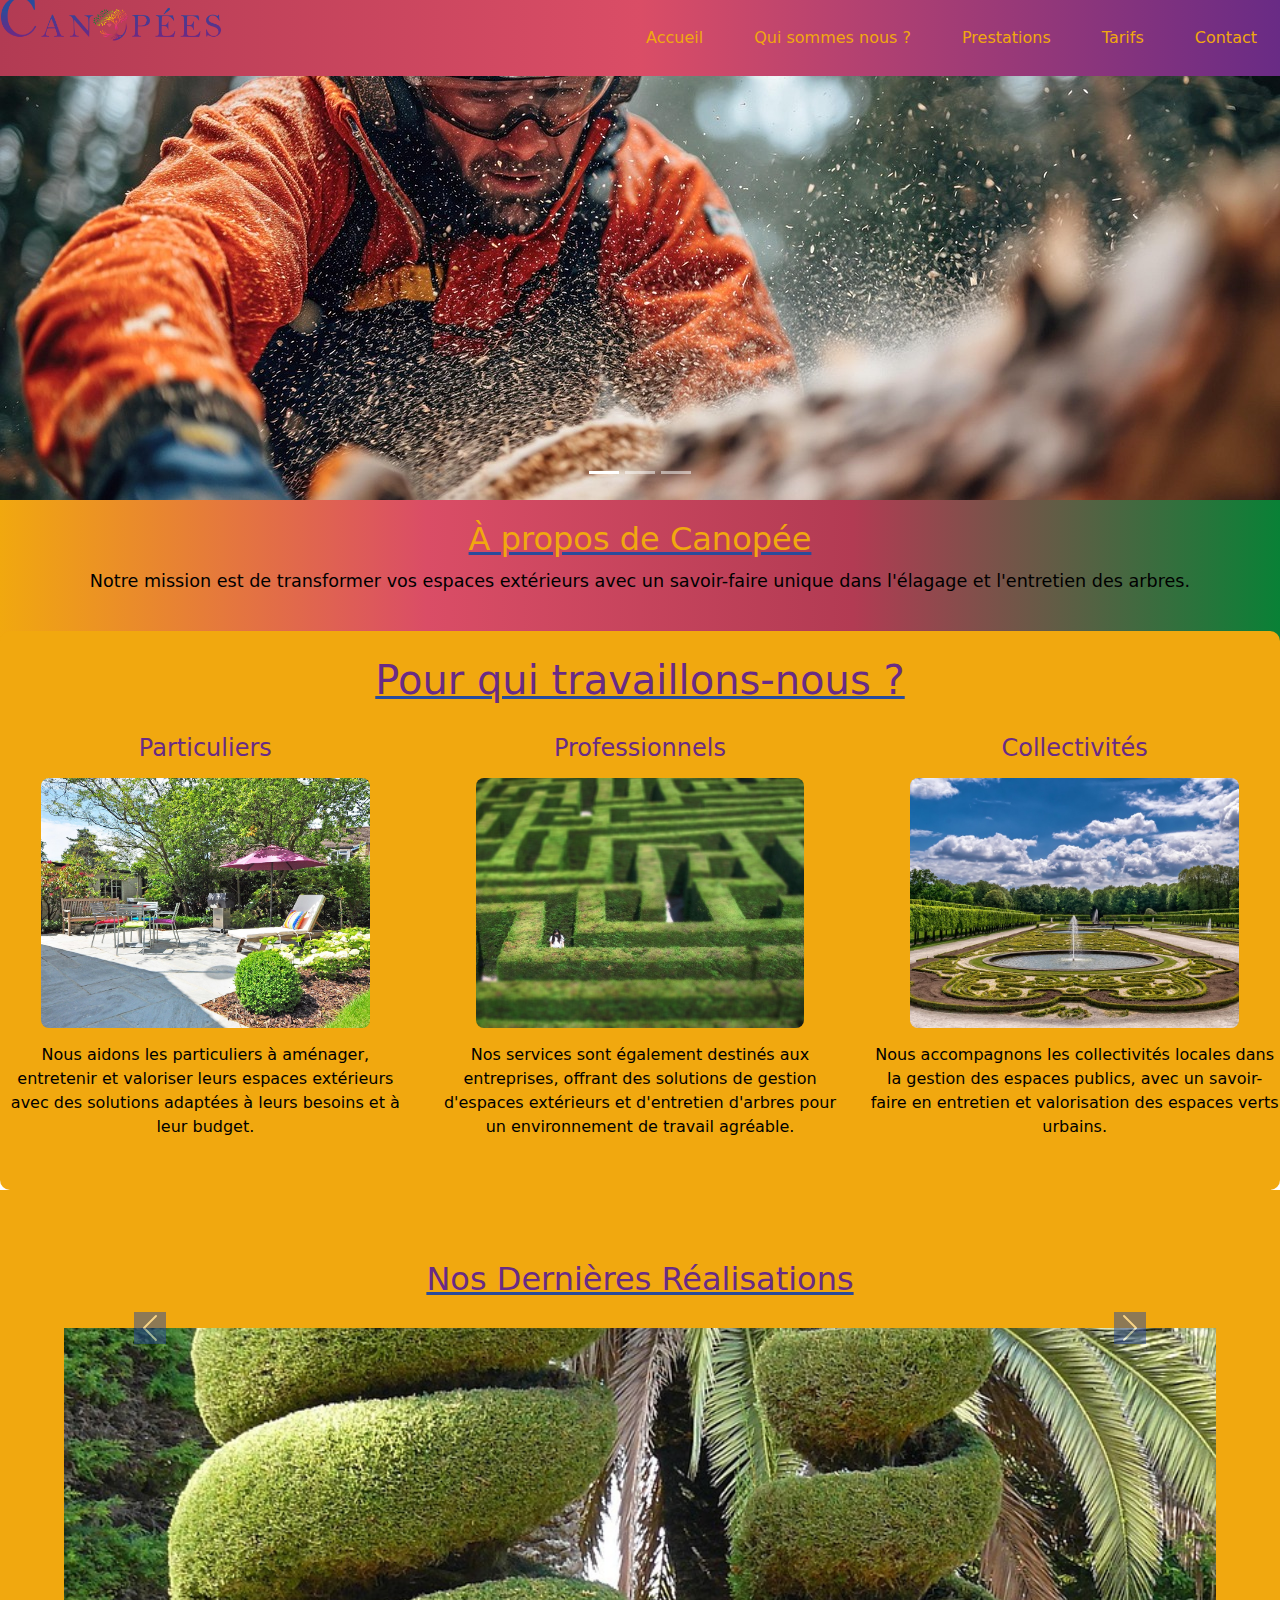
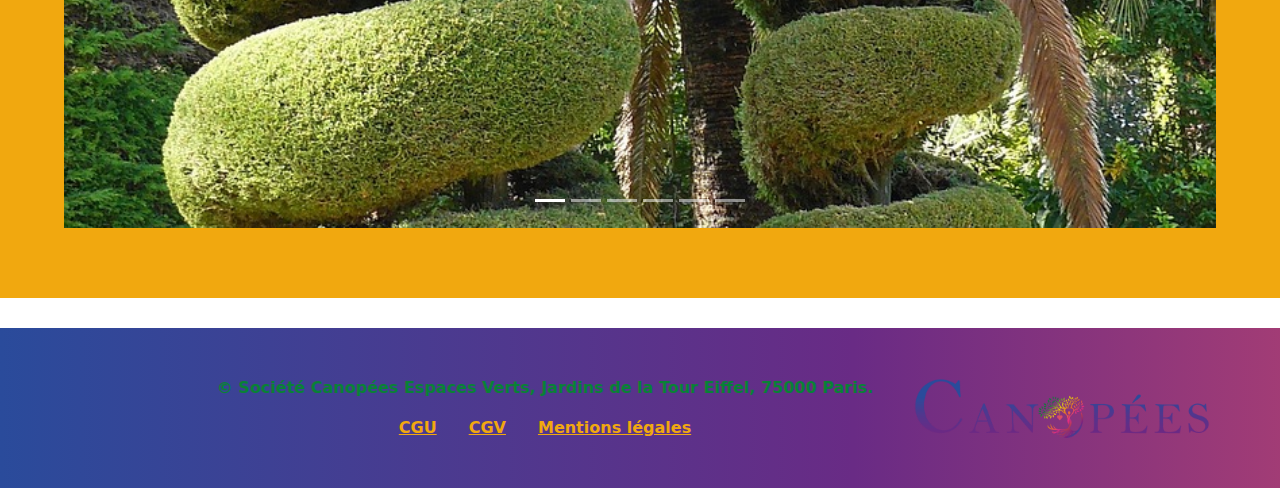
<file: index.html>
<!DOCTYPE html>
<html lang="en">
<head>
    <meta charset="UTF-8">
    <meta name="viewport" content="width=device-width, initial-scale=1.0">
    <title>Canopées - Espaces Verts</title>
    <link rel="stylesheet" href="home.css">
    <link rel="stylesheet" href="styles.css">
    <link href="https://cdn.jsdelivr.net/npm/bootstrap@5.3.3/dist/css/bootstrap.min.css" rel="stylesheet">
</head>
<body>
  <header>
    <nav class="navbar navbar-expand-lg fixed-top custom-header">
      <div class="container-fluid px-0">
        <a class="navbar-brand ms-0" href="index.html">
          <img src="assets/logo-canopees.png" alt="Logo Canopées" class="logo-header">
        </a>
        <button class="navbar-toggler" type="button" data-bs-toggle="collapse" data-bs-target="#navbarNav">
          <span class="navbar-toggler-icon"></span>
        </button>
        <div class="collapse navbar-collapse justify-content-end" id="navbarNav">
          <ul class="navbar-nav">
            <li class="nav-item">
              <a class="nav-link custom-nav-link" href="index.html#accueil">Accueil</a>
            </li>
            <li class="nav-item">
              <a class="nav-link custom-nav-link" href="about.html">Qui sommes nous ?</a>
            </li>
            <li class="nav-item">
              <a class="nav-link custom-nav-link" href="prestations.html">Prestations</a>
            </li>
            <li class="nav-item">
              <a class="nav-link custom-nav-link" href="tarifs.html">Tarifs</a>
            </li>
            <li class="nav-item">
              <a class="nav-link custom-nav-link" href="contact.html">Contact</a>
            </li>
          </ul>
        </div>
      </div>
    </nav>
  </header>
    <div id="carouselExampleIndicators" class="carousel slide" data-bs-ride="carousel" data-bs-interval="3000">
        <!-- Indicateurs -->
        <div class="carousel-indicators">
            <button type="button" data-bs-target="#carouselExampleIndicators" data-bs-slide-to="0" class="active" aria-current="true" aria-label="Slide 1"></button>
            <button type="button" data-bs-target="#carouselExampleIndicators" data-bs-slide-to="1" aria-label="Slide 2"></button>
            <button type="button" data-bs-target="#carouselExampleIndicators" data-bs-slide-to="2" aria-label="Slide 3"></button>
        </div>
    
        <!-- Slides -->
        <div class="carousel-inner">
            <div class="carousel-item active">
                <img src="ressources/homme tronconneur.jpg" class="d-block w-100" alt="...">
            </div>
            <div class="carousel-item">
                <img src="ressources/japanese-2257885_1280.jpg" class="d-block w-100" alt="...">
                
            </div>
            <div class="carousel-item">
                <img src="ressources/jardin coloré.jpg" class="d-block w-100" alt="...">
            </div>
        </div>
    
        <!-- Boutons précédent / suivant -->
        <button class="carousel-control-prev" type="button" data-bs-target="#carouselExampleIndicators" data-bs-slide="prev">
            <span class="carousel-control-prev-icon" aria-hidden="true"></span>
            <span class="visually-hidden">Précédent</span>
        </button>
        <button class="carousel-control-next" type="button" data-bs-target="#carouselExampleIndicators" data-bs-slide="next">
            <span class="carousel-control-next-icon" aria-hidden="true"></span>
            <span class="visually-hidden">Suivant</span>
        </button>
    </div>

    <section class="about">
        <div class="about-content">
            <h2>À propos de Canopée</h2>
            <p>Notre mission est de transformer vos espaces extérieurs avec un savoir-faire unique dans l'élagage et l'entretien des arbres.</p>
        </div>
    </section>
    <section class="public-cible">
        <h3>Pour qui travaillons-nous ?</h3>
        <div class="row">
            <!-- Partie 1 : Particuliers -->
            <div class="col-md-4">
                <h4>Particuliers</h4>
                <img src="ressources/jardin particuliers.jpg" alt="Particuliers" class="img-fluid">
                <p>Nous aidons les particuliers à aménager, entretenir et valoriser leurs espaces extérieurs avec des solutions adaptées à leurs besoins et à leur budget.</p>
            </div>
            
            <!-- Partie 2 : Professionnels -->
            <div class="col-md-4">
                <h4>Professionnels</h4>
                <img src="ressources/labyrinth-7640561_1280.jpg" alt="Professionnels" class="img-fluid">
                <p>Nos services sont également destinés aux entreprises, offrant des solutions de gestion d'espaces extérieurs et d'entretien d'arbres pour un environnement de travail agréable.</p>
            </div>
            
            <!-- Partie 3 : Collectivités -->
            <div class="col-md-4">
                <h4>Collectivités</h4>
                <img src="ressources/jardin collectivités.jpg" alt="Collectivités" class="img-fluid">
                <p>Nous accompagnons les collectivités locales dans la gestion des espaces publics, avec un savoir-faire en entretien et valorisation des espaces verts urbains.</p>
            </div>
        </div>
    </section>
    <section class="realizations">
        <h3>Nos Dernières Réalisations</h3>
        <div id="carouselRealizations" class="carousel slide" data-bs-ride="carousel" data-bs-interval="3000">
            <!-- Indicateurs -->
            <div class="carousel-indicators">
                <button type="button" data-bs-target="#carouselRealizations" data-bs-slide-to="0" class="active" aria-current="true" aria-label="Slide 1"></button>
                <button type="button" data-bs-target="#carouselRealizations" data-bs-slide-to="1" aria-label="Slide 2"></button>
                <button type="button" data-bs-target="#carouselRealizations" data-bs-slide-to="2" aria-label="Slide 3"></button>
                <button type="button" data-bs-target="#carouselRealizations" data-bs-slide-to="3" aria-label="Slide 4"></button>
                <button type="button" data-bs-target="#carouselRealizations" data-bs-slide-to="4" aria-label="Slide 5"></button>
                <button type="button" data-bs-target="#carouselRealizations" data-bs-slide-to="5" aria-label="Slide 6"></button>
            </div>
    
            <!-- Slides -->
            <div class="carousel-inner">
                <div class="carousel-item active">
                    <img src="ressources/alice in wonderland tree.jpg" class="d-block w-100" alt="alice">
                </div>
                <div class="carousel-item">
                    <img src="ressources/columns-4595360_1280.jpg" class="d-block w-100" alt="japan">
                </div>
                <div class="carousel-item">
                    <img src="ressources/fougere long de mur.jpg" class="d-block w-100" alt="Dumbo">
                </div>
                <div class="carousel-item">
                    <img src="ressources/haies bien taillées.jpg" class="d-block w-100" alt="haies1">
                </div>
                <div class="carousel-item">
                    <img src="ressources/mirabell-palace-117347_1280.jpg" class="d-block w-100" alt="palace">
                </div>
                <div class="carousel-item">
                    <img src="ressources/park-3717036_1280.jpg" class="d-block w-100" alt="...">
                </div>
            </div>
    
            <!-- Boutons précédent / suivant -->
            <button class="carousel-control-prev" type="button" data-bs-target="#carouselRealizations" data-bs-slide="prev">
                <span class="carousel-control-prev-icon" aria-hidden="true"></span>
                <span class="visually-hidden">Précédent</span>
            </button>
            <button class="carousel-control-next" type="button" data-bs-target="#carouselRealizations" data-bs-slide="next">
                <span class="carousel-control-next-icon" aria-hidden="true"></span>
                <span class="visually-hidden">Suivant</span>
            </button>
        </div>
    </section>

    <footer class="custom-footer py-5">
      <div class="container">
        <div class="row align-items-center">
          
          <!-- Texte centré -->
          <div class="col-md-10 text-center">
            <p class="mb-3 text-green-charte">
              &copy; Société Canopées Espaces Verts, Jardins de la Tour Eiffel, 75000 Paris.
            </p>
            <ul class="list-unstyled d-flex justify-content-center mb-0 footer-links">
              <li class="mx-3"><a href="#CGU">CGU</a></li>
              <li class="mx-3"><a href="#CGV">CGV</a></li>
              <li class="mx-3"><a href="#MENTIONS LEGALES">Mentions légales</a></li>
            </ul>
          </div>
    
          <!-- Logo à droite -->
          <div class="col-md-2 d-flex justify-content-end p-0">
            <img src="assets/logo-canopees.png" alt="Logo de la société" class="footer-logo">
          </div>
    
        </div>
      </div>
    </footer>
    <script src="https://cdn.jsdelivr.net/npm/bootstrap@5.3.3/dist/js/bootstrap.bundle.min.js"></script>
  </body>
  </html>
</file>
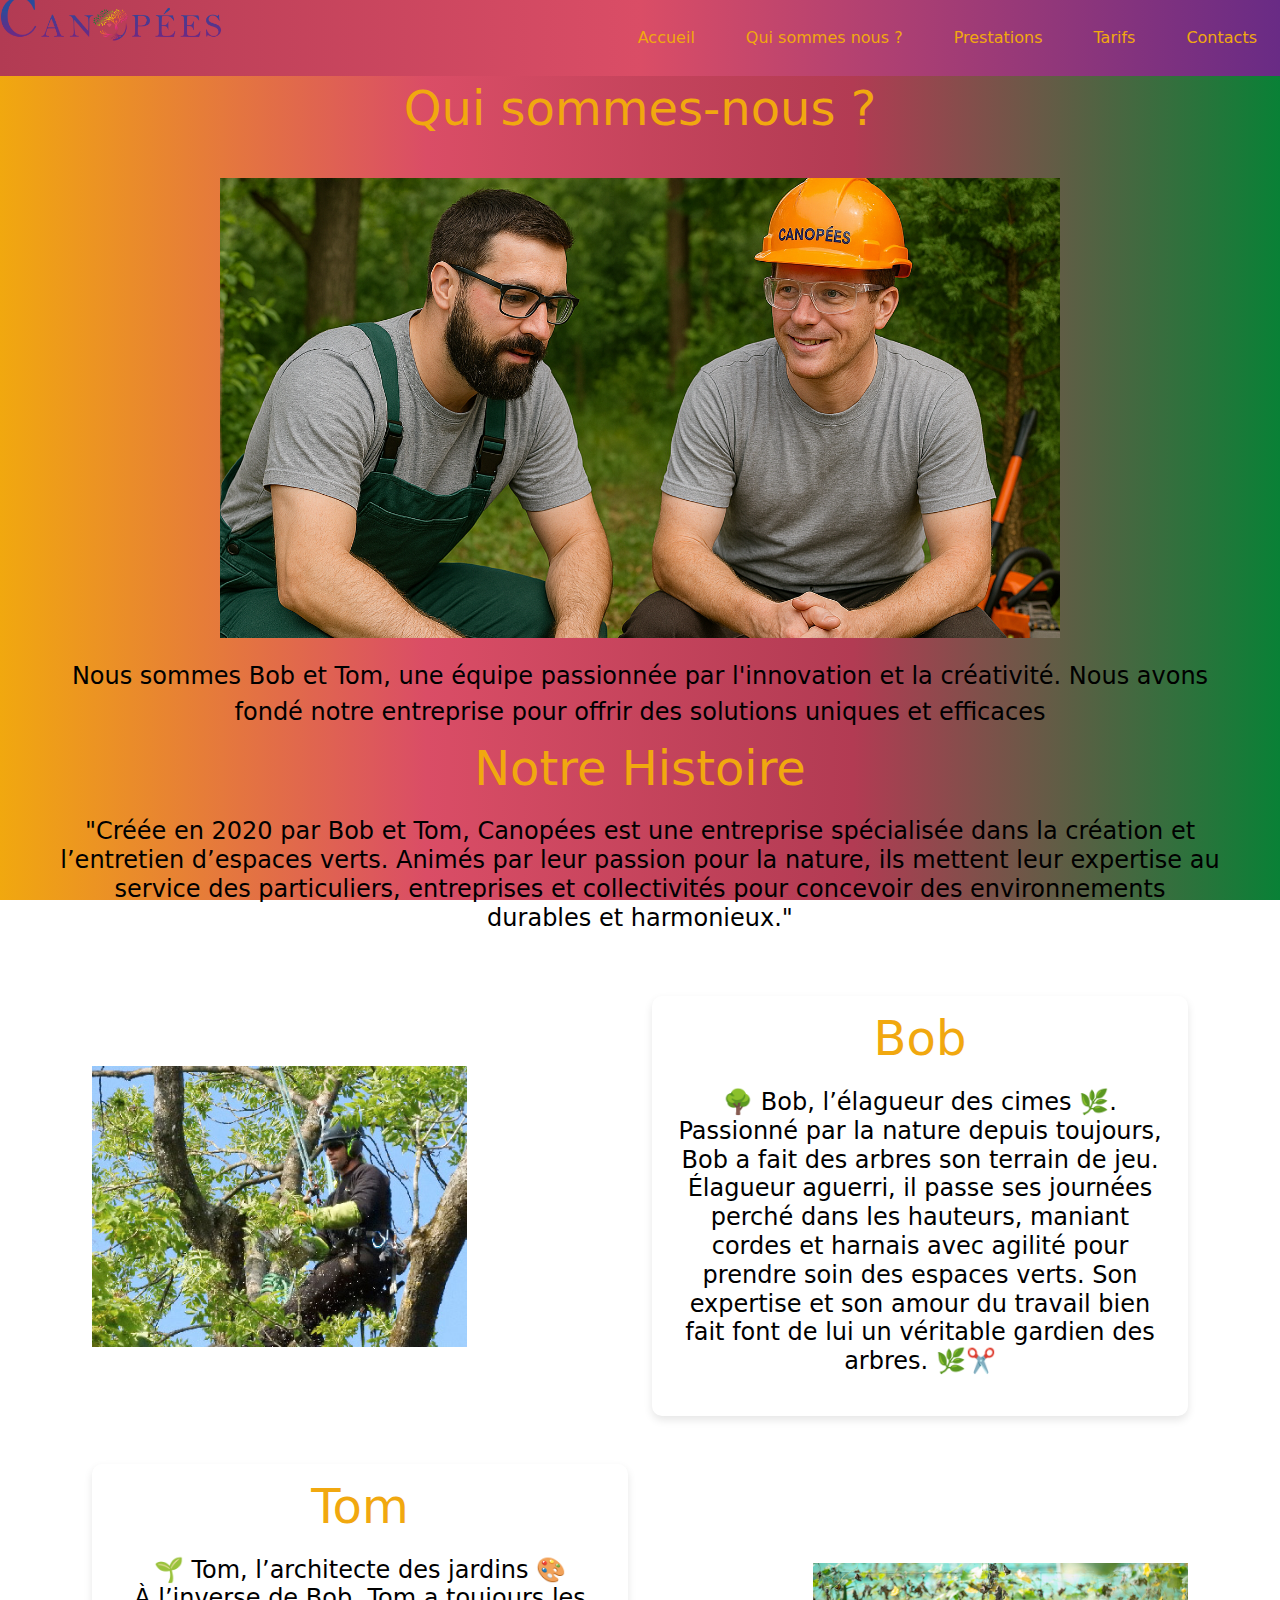
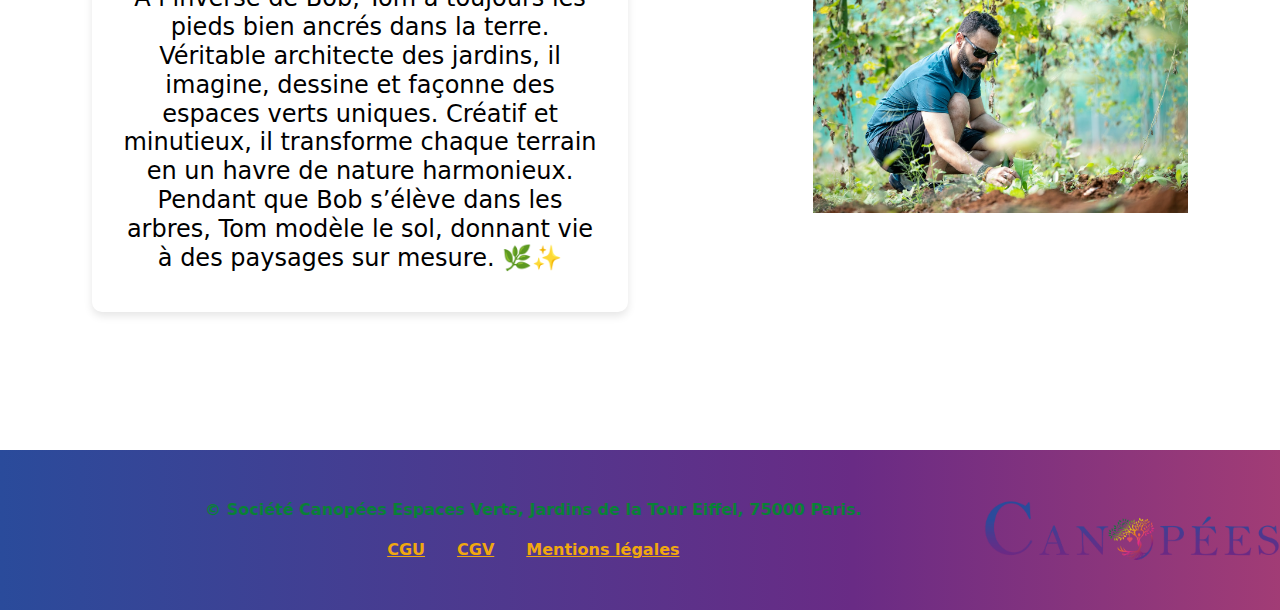
<file: about.html>
<!DOCTYPE html>
<html lang="en">
<head>
    <meta charset="UTF-8">
    <meta name="viewport" content="width=device-width, initial-scale=1.0">
    <title>Qui sommes nous ?</title>
    <link rel="stylesheet" href="about.css">
    <link rel="stylesheet" href="styles.css">
    <link href="https://cdn.jsdelivr.net/npm/bootstrap@5.3.3/dist/css/bootstrap.min.css" rel="stylesheet">

    </head>

  <body class="about-page">
    <!-- Contenu ici -->
  </body>
  <header>
    <nav class="navbar navbar-expand-lg fixed-top custom-header">
      <div class="container-fluid px-0">
        <a class="navbar-brand ms-0" href="index.html">
          <img src="assets/logo-canopees.png" alt="Logo Canopées" class="logo-header">
        </a>
        <button class="navbar-toggler" type="button" data-bs-toggle="collapse" data-bs-target="#navbarNav">
          <span class="navbar-toggler-icon"></span>
        </button>
        <div class="collapse navbar-collapse justify-content-end" id="navbarNav">
          <ul class="navbar-nav">
            <li class="nav-item">
              <a class="nav-link custom-nav-link" href="index.html#accueil">Accueil</a>
            </li>
            <li class="nav-item">
              <a class="nav-link custom-nav-link" href="qui-sommes-nous.html">Qui sommes nous ?</a>
            </li>
            <li class="nav-item">
              <a class="nav-link custom-nav-link" href="prestations.html">Prestations</a>
            </li>
            <li class="nav-item">
              <a class="nav-link custom-nav-link" href="tarifs.html">Tarifs</a>
            </li>
            <li class="nav-item">
              <a class="nav-link custom-nav-link" href="contacts.html">Contacts</a>
            </li>
          </ul>
        </div>
      </div>
    </nav>
  </header>

    <main>
        <section class="who-we-are">
             <div class="who-we-are">
              <h1>Qui sommes-nous ?</h1>
              <div class="image-container">
            <img src="assets/BOB et TOM.png" alt="bob and tom" />
          </div>
        </div>
            <div class="description">
                    Nous sommes Bob et Tom, une équipe passionnée par l'innovation et la créativité. Nous avons fondé notre entreprise pour offrir des solutions uniques et efficaces
                </div> 
                <section class="our-story">
                <h2>Notre Histoire</h2>
                <p>"Créée en 2020 par Bob et Tom, Canopées est une entreprise spécialisée dans la création et l’entretien d’espaces verts. Animés par leur passion pour la nature, ils mettent leur expertise au service des particuliers, entreprises et collectivités pour concevoir des environnements durables et harmonieux."</p>
                
                <section class="py-5" >
                  <div class="container">
                    
                    <!-- Bob -->
                    <div class="row align-items-center mb-5">
                      <!-- Photo -->
                      <div class="col-md-6 text-center text-md-start mb-4 mb-md-0">
                        <img src="ressources/bob.jpg" alt="Photo de Bob" class="img-fluid" style="max-width: 70%; height: auto;">
                      </div>
                      <!-- Bio -->
                      <div class="col-md-6">
                        <div class="bio-text p-4">
                          <h2 style="color: #f1a80f;">Bob</h2>
                          <p>🌳 Bob, l’élagueur des cimes 🌿.<br>
                          Passionné par la nature depuis toujours, Bob a fait des arbres son terrain de jeu. Élagueur aguerri, il passe ses journées perché dans les hauteurs, maniant cordes et harnais avec agilité pour prendre soin des espaces verts. Son expertise et son amour du travail bien fait font de lui un véritable gardien des arbres. 🌿✂️</p>
                        </div>
                      </div>
                    </div>
                
                    <!-- Tom -->
                    <div class="row align-items-center">
                      <!-- Bio -->
                      <div class="col-md-6 order-2 order-md-1">
                        <div class="bio-text p-4">
                          <h2 style="color: #f1a80f;">Tom</h2>
                          <p>🌱 Tom, l’architecte des jardins 🎨<br>
                          À l’inverse de Bob, Tom a toujours les pieds bien ancrés dans la terre. Véritable architecte des jardins, il imagine, dessine et façonne des espaces verts uniques. Créatif et minutieux, il transforme chaque terrain en un havre de nature harmonieux. Pendant que Bob s’élève dans les arbres, Tom modèle le sol, donnant vie à des paysages sur mesure. 🌿✨</p>
                        </div>
                      </div>
                      <!-- Photo -->
                      <div class="col-md-6 order-1 order-md-2 text-center text-md-end mb-4 mb-md-0">
                        <img src="ressources/tom.jpg" alt="Photo de Tom" class="img-fluid" style="max-width: 70%; height: auto;">
                      </div>
                    </section>
                  </main> 
                    <footer class="custom-footer py-5">
                      <div class="container-fluid">
                        <div class="row align-items-center">
                          
                          <!-- Texte centré -->
                          <div class="col-md-10 text-center">
                            <p class="mb-3 text-green-charte">
                              &copy; Société Canopées Espaces Verts, Jardins de la Tour Eiffel, 75000 Paris.
                            </p>
                            <ul class="list-unstyled d-flex justify-content-center mb-0 footer-links">
                              <li class="mx-3"><a href="#CGU">CGU</a></li>
                              <li class="mx-3"><a href="#CGV">CGV</a></li>
                              <li class="mx-3"><a href="#MENTIONS LEGALES">Mentions légales</a></li>
                            </ul>
                          </div>
                    
                          <!-- Logo à droite -->
                          <div class="col-md-2 d-flex justify-content-end p-0">
                            <img src="assets/logo-canopees.png" alt="Logo de la société" class="footer-logo">
                          </div>
                    
                        </div>
                      </div>
                    </footer>
                    <script src="https://cdn.jsdelivr.net/npm/bootstrap@5.3.3/dist/js/bootstrap.bundle.min.js"></script>
                  </body>
                  </html>
</file>
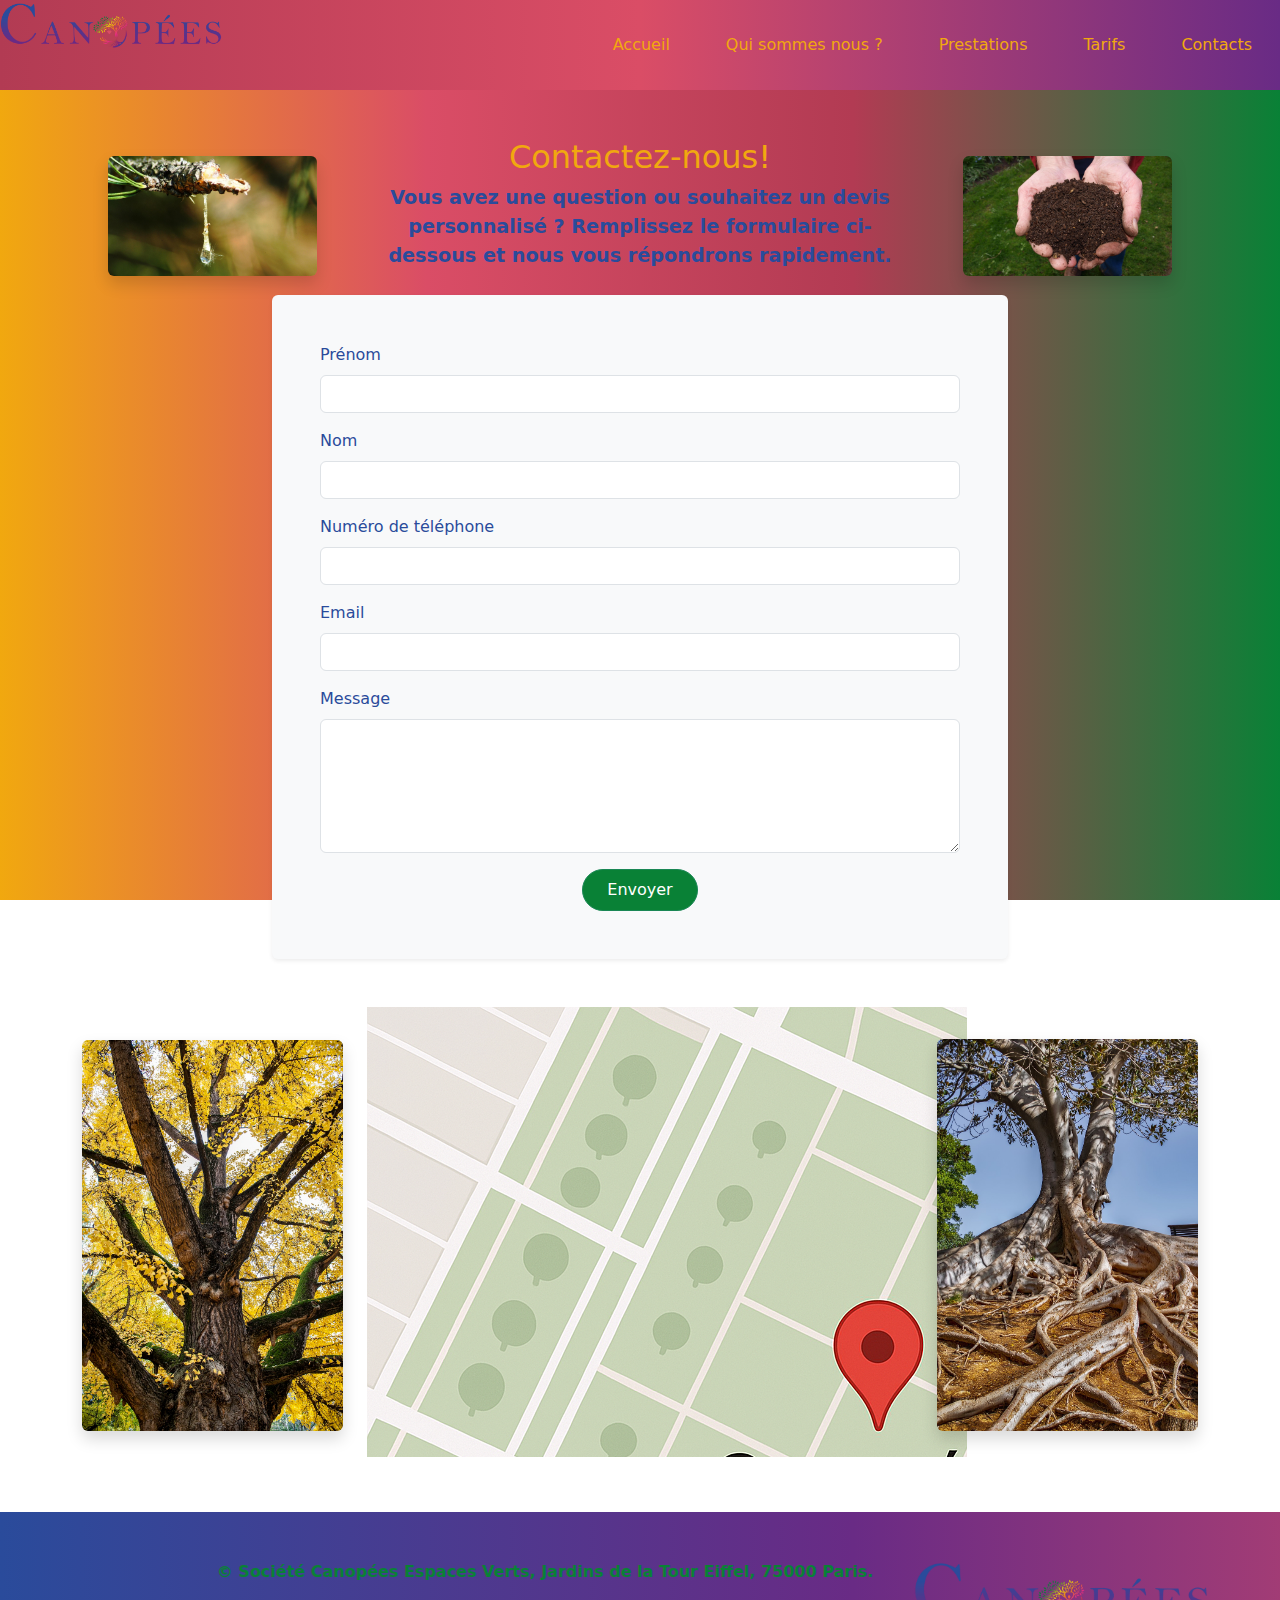
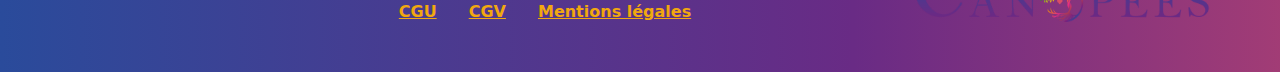
<file: contact.html>
<!DOCTYPE html>
<html lang="fr">

<head>
  <meta charset="UTF-8">
  <meta name="viewport" content="width=device-width, initial-scale=1.0">
  <title>Contactez-nous | Canopées</title>
  <link href="https://cdn.jsdelivr.net/npm/bootstrap@5.3.0-alpha1/dist/css/bootstrap.min.css" rel="stylesheet">
  <link rel="stylesheet" href="styles.css">
  <link rel="stylesheet" href="contact.css">
</head>

<body>
  <header>
    <nav class="navbar navbar-expand-lg fixed-top custom-header">
      <div class="container-fluid px-0">
        <a class="navbar-brand ms-0" href="index.html">
          <img src="assets/logo-canopees.png" alt="Logo Canopées" class="logo-header">
        </a>
        <button class="navbar-toggler" type="button" data-bs-toggle="collapse" data-bs-target="#navbarNav">
          <span class="navbar-toggler-icon"></span>
        </button>
        <div class="collapse navbar-collapse justify-content-end" id="navbarNav">
          <ul class="navbar-nav">
            <li class="nav-item"><a class="nav-link custom-nav-link" href="index.html#accueil">Accueil</a></li>
            <li class="nav-item"><a class="nav-link custom-nav-link" href="qui-sommes-nous.html">Qui sommes nous ?</a></li>
            <li class="nav-item"><a class="nav-link custom-nav-link" href="prestations.html">Prestations</a></li>
            <li class="nav-item"><a class="nav-link custom-nav-link" href="tarifs.html">Tarifs</a></li>
            <li class="nav-item"><a class="nav-link custom-nav-link" href="contacts.html">Contacts</a></li>
          </ul>
        </div>
      </div>
    </nav>
  </header>

  <!-- 👇 MAIN avec class="main-content" pour faire coller le footer -->
  <main class="main-content">
    <div class="container my-5">
      <div class="row align-items-center">
        <div class="col-md-3 text-center">
          <img src="assets/seve tombante.jpg" alt="Image gauche"
            class="img-fluid rounded shadow"
            style="width: 80%; height: 120px; object-fit: cover;">
        </div>
        <div class="col-md-6 text-center">
          <h2 class="text-center" style="color: #f1a80f;">Contactez-nous!</h2>
          <p class="text-center mb-4">
            Vous avez une question ou souhaitez un devis personnalisé ? Remplissez le formulaire ci-dessous et nous vous répondrons rapidement.
          </p>
        </div>
        <div class="col-md-3 text-center">
          <img src="assets/terre en main.jpg" alt="Image droite"
            class="img-fluid rounded shadow"
            style="width: 80%; height: 120px; object-fit: cover;">
        </div>
      </div>

      <!-- FORMULAIRE -->
      <div class="row justify-content-center">
        <div class="col-lg-8 col-md-10 col-sm-12">
          <form action="#" method="post" class="bg-light p-5 rounded shadow-sm">
            <div class="mb-3">
              <label for="firstName" class="form-label">Prénom</label>
              <input type="text" class="form-control" id="firstName" name="firstName" required>
            </div>
            <div class="mb-3">
              <label for="lastName" class="form-label">Nom</label>
              <input type="text" class="form-control" id="lastName" name="lastName" required>
            </div>
            <div class="mb-3">
              <label for="phoneNumber" class="form-label">Numéro de téléphone</label>
              <input type="tel" class="form-control" id="phoneNumber" name="phoneNumber" required>
            </div>
            <div class="mb-3">
              <label for="email" class="form-label">Email</label>
              <input type="email" class="form-control" id="email" name="email" required>
            </div>
            <div class="mb-3">
              <label for="message" class="form-label">Message</label>
              <textarea class="form-control" id="message" name="message" rows="5" required></textarea>
            </div>
            <div class="text-center">
              <button type="submit" class="btn btn-success px-4 py-2" style="border-radius: 30px; background-color: #098136;">Envoyer</button>
            </div>
          </form>
        </div>
      </div>
    </div>

    <!-- SECTION MAP & IMAGES -->
    <div class="container my-5">
      <div class="row align-items-center">
        <div class="col-md-3 text-center">
          <img src="assets/arbre feuilles verticalité.jpg" alt="Image gauche" class="img-fluid rounded shadow">
        </div>
        <div class="col-md-6 text-center">
          <iframe src="assets/localisation canopées.png" width="600" height="450" style="border:0;" allowfullscreen=""
            loading="lazy" referrerpolicy="no-referrer-when-downgrade"></iframe>
        </div>
        <div class="col-md-3 text-center">
          <img src="assets/arbr racine vertical.jpg" alt="Image droite" class="img-fluid rounded shadow">
        </div>
      </div>
    </div>
  </main> <!-- 👈 Fermeture du main-content -->

  <!-- FOOTER -->
  <footer class="custom-footer py-5">
    <div class="container">
      <div class="row align-items-center">
        <div class="col-md-10 text-center">
          <p class="mb-3 text-green-charte">
            &copy; Société Canopées Espaces Verts, Jardins de la Tour Eiffel, 75000 Paris.
          </p>
          <ul class="list-unstyled d-flex justify-content-center mb-0 footer-links">
            <li class="mx-3"><a href="#CGU">CGU</a></li>
            <li class="mx-3"><a href="#CGV">CGV</a></li>
            <li class="mx-3"><a href="#MENTIONS LEGALES">Mentions légales</a></li>
          </ul>
        </div>
        <div class="col-md-2 d-flex justify-content-end p-0">
          <img src="assets/logo-canopees.png" alt="Logo de la société" class="footer-logo">
        </div>
      </div>
    </div>
  </footer>

  <script src="https://cdn.jsdelivr.net/npm/bootstrap@5.3.0-alpha1/dist/js/bootstrap.bundle.min.js"></script>
</body>
</html>
</file>
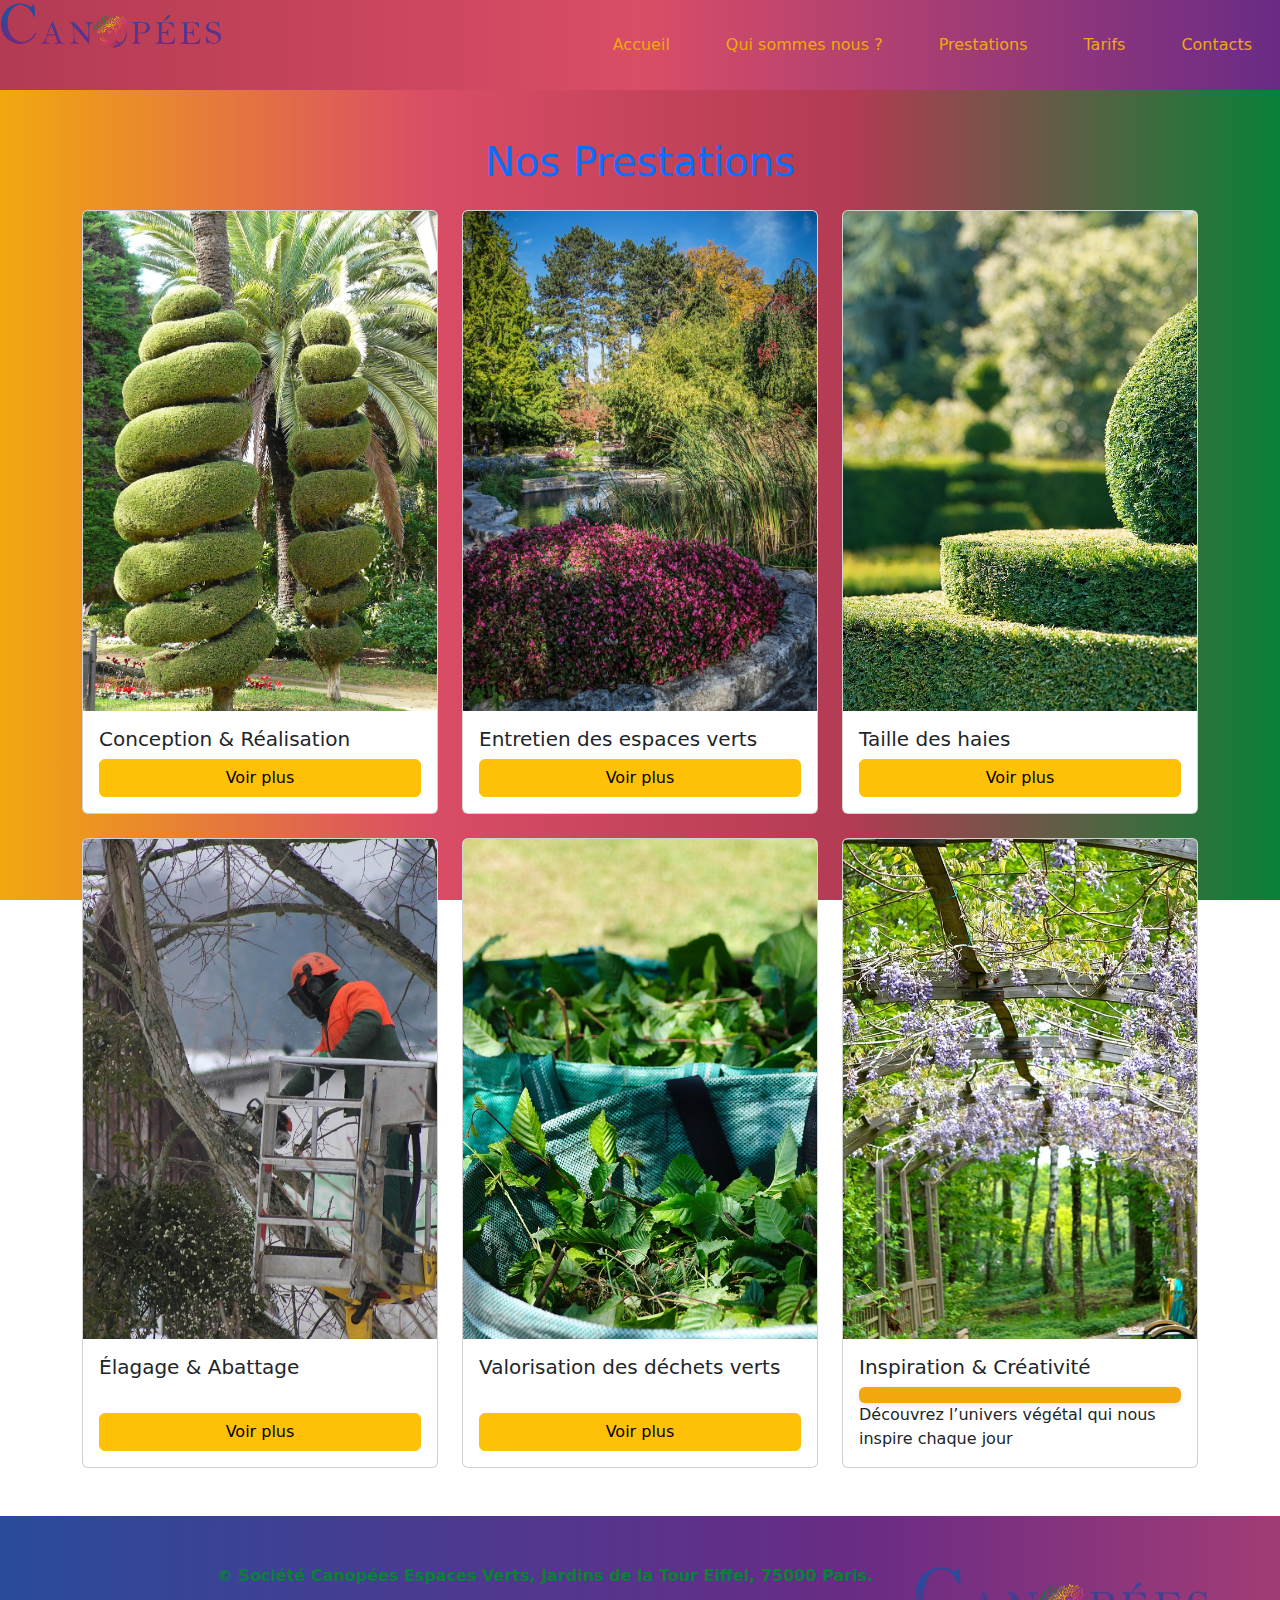
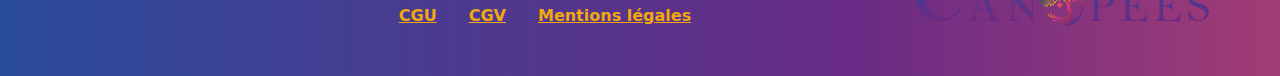
<file: prestations.html>
<!DOCTYPE html>
<html lang="fr">
<head>
  <meta charset="UTF-8" />
  <meta name="viewport" content="width=device-width, initial-scale=1.0" />
  <title>Nos Prestations</title>
  <link href="https://cdn.jsdelivr.net/npm/bootstrap@5.3.3/dist/css/bootstrap.min.css" rel="stylesheet" />
  <link rel="stylesheet" href="styles.css" />
</head>

<body>
  <header>
    <nav class="navbar navbar-expand-lg fixed-top custom-header">
      <div class="container-fluid px-0">
        <a class="navbar-brand ms-0" href="index.html">
          <img src="assets/logo-canopees.png" alt="Logo Canopées" class="logo-header">
        </a>
        <button class="navbar-toggler" type="button" data-bs-toggle="collapse" data-bs-target="#navbarNav">
          <span class="navbar-toggler-icon"></span>
        </button>
        <div class="collapse navbar-collapse justify-content-end" id="navbarNav">
          <ul class="navbar-nav">
            <li class="nav-item">
              <a class="nav-link custom-nav-link" href="index.html#accueil">Accueil</a>
            </li>
            <li class="nav-item">
              <a class="nav-link custom-nav-link" href="qui-sommes-nous.html">Qui sommes nous ?</a>
            </li>
            <li class="nav-item">
              <a class="nav-link custom-nav-link" href="prestations.html">Prestations</a>
            </li>
            <li class="nav-item">
              <a class="nav-link custom-nav-link" href="tarifs.html">Tarifs</a>
            </li>
            <li class="nav-item">
              <a class="nav-link custom-nav-link" href="contacts.html">Contacts</a>
            </li>
          </ul>
        </div>
      </div>
    </nav>
  </header>

  <main class="container my-5">
    <h1 class="text-center text-primary mb-4">Nos Prestations</h1>
    <div class="row g-4">

      <!-- Prestation 1 -->
      <div class="col-md-4">
        <div class="card h-100">
          <img src="ressources/alice in wonderland tree.jpg" class="card-img-top" alt="Conception et réalisation">
          <div class="card-body d-flex flex-column">
            <h5 class="card-title">Conception & Réalisation</h5>
            <button class="btn btn-warning mt-auto" data-bs-toggle="modal" data-bs-target="#modal1">Voir plus</button>
          </div>
        </div>
      </div>

      <!-- Prestation 2 -->
      <div class="col-md-4">
        <div class="card h-100">
          <img src="ressources/parc etang.jpg" class="card-img-top" alt="Entretien des espaces verts">
          <div class="card-body d-flex flex-column">
            <h5 class="card-title">Entretien des espaces verts</h5>
            <button class="btn btn-warning mt-auto" data-bs-toggle="modal" data-bs-target="#modal2">Voir plus</button>
          </div>
        </div>
      </div>

      <!-- Prestation 3 -->
      <div class="col-md-4">
        <div class="card h-100">
          <img src="ressources/haies modernes.jpg" class="card-img-top" alt="Taille des haies">
          <div class="card-body d-flex flex-column">
            <h5 class="card-title">Taille des haies</h5>
            <button class="btn btn-warning mt-auto" data-bs-toggle="modal" data-bs-target="#modal3">Voir plus</button>
          </div>
        </div>
      </div>

      <!-- Prestation 4 -->
      <div class="col-md-4">
        <div class="card h-100">
          <img src="ressources/homme qui elage.jpg" class="card-img-top" alt="Élagage et abattage">
          <div class="card-body d-flex flex-column">
            <h5 class="card-title">Élagage & Abattage</h5>
            <button class="btn btn-warning mt-auto" data-bs-toggle="modal" data-bs-target="#modal4">Voir plus</button>
          </div>
        </div>
      </div>

      <!-- Prestation 5 -->
      <div class="col-md-4">
        <div class="card h-100">
          <img src="ressources/green-stuff-7276322_1280.jpg" class="card-img-top" alt="Valorisation des déchets verts">
          <div class="card-body d-flex flex-column">
            <h5 class="card-title">Valorisation des déchets verts</h5>
            <button class="btn btn-warning mt-auto" data-bs-toggle="modal" data-bs-target="#modal5">Voir plus</button>
          </div>
        </div>
      </div>
     <!-- Carte 6 factice pour combler la grille -->
<div class="col-md-4">
  <div class="card h-100">
    <img src="ressources/realisation flower roof.jpg" class="card-img-top" alt="Inspiration nature">
    <div class="card-body d-flex flex-column">
      <h5 class="card-title">Inspiration & Créativité</h5>
      <div class="fake-btn mt-auto"></div>
        Découvrez l’univers végétal qui nous inspire chaque jour
      </div>
  </div>
</div>
    
  </main>

  <!-- Modales Bootstrap -->
  <div class="modal fade" id="modal1" tabindex="-1" aria-hidden="true">
    <div class="modal-dialog modal-dialog-centered modal-lg">
      <div class="modal-content">
        <div class="modal-header">
          <h5 class="modal-title">Conception & Réalisation</h5>
          <button class="btn-close" data-bs-dismiss="modal" aria-label="Fermer"></button>
        </div>
        <div class="modal-body">
          <img src="ressources/chemin violet rose.jpg" class="img-fluid mb-3" alt="">
          <img src="ressources/wooden-bridge-3344449_1280.jpg" class="img-fluid mb-3" alt="">
          <img src="ressources/columns-4595360_1280.jpg" class="img-fluid mb-3" alt="">
             <p></p>
        </div>
      </div>
    </div>
  </div>

  <div class="modal fade" id="modal2" tabindex="-1" aria-hidden="true">
    <div class="modal-dialog modal-dialog-centered modal-lg">
      <div class="modal-content">
        <div class="modal-header">
          <h5 class="modal-title">Entretien des espaces verts</h5>
          <button class="btn-close" data-bs-dismiss="modal" aria-label="Fermer"></button>
        </div>
        <div class="modal-body">
          <img src="ressources/gardens-717425_1280.jpg" class="img-fluid mb-3" alt="">
          <img src="ressources/gardens-of-the-world-4999366_1280.jpg" class="img-fluid mb-3" alt="">
          <img src="ressources/bed-117336_1280.jpg" class="img-fluid mb-3" alt="">
          <p>Description détaillée ici...</p>
        </div>
      </div>
    </div>
  </div>

  <div class="modal fade" id="modal3" tabindex="-1" aria-hidden="true">
    <div class="modal-dialog modal-dialog-centered modal-lg">
      <div class="modal-content">
        <div class="modal-header">
          <h5 class="modal-title">taille des haies</h5>
          <button class="btn-close" data-bs-dismiss="modal" aria-label="Fermer"></button>
        </div>
        <div class="modal-body">
          <img src="ressources/haies bien taillées.jpg" class="img-fluid mb-3" alt="">
          <img src="ressources/haies particuliers.jpg" class="img-fluid mb-3" alt="">
          <img src="ressources/haies porte.jpg" class="img-fluid mb-3" alt="">
          <p>Description détaillée ici...</p>
        </div>
      </div>
    </div>
  </div>
  <div class="modal fade" id="modal4" tabindex="-1" aria-hidden="true">
    <div class="modal-dialog modal-dialog-centered modal-lg">
      <div class="modal-content">
        <div class="modal-header">
          <h5 class="modal-title">Elagage et abattage</h5>
          <button class="btn-close" data-bs-dismiss="modal" aria-label="Fermer"></button>
        </div>
        <div class="modal-body">
          <img src="ressources/arbre renversé.jpg" class="img-fluid mb-3" alt="">
          <img src="ressources/COURANT-CORDE-ELAGAGE-1.png" class="img-fluid mb-3" alt="">
          <img src="ressources/troncon bois2.jpg" class="img-fluid mb-3" alt="">
          <p>Description détaillée ici...</p>
        </div>
      </div>
    </div>
  </div>

  <div class="modal fade" id="modal5" tabindex="-1" aria-hidden="true">
    <div class="modal-dialog modal-dialog-centered modal-lg">
      <div class="modal-content">
        <div class="modal-header">
          <h5 class="modal-title">Valorisation des déchets verts</h5>
          <button class="btn-close" data-bs-dismiss="modal" aria-label="Fermer"></button>
        </div>
        <div class="modal-body">
          <img src="ressources/compast fall.jpg" class="img-fluid mb-3" alt="">
          <img src="ressources/compost-419261_1280.jpg" class="img-fluid mb-3" alt="">
          <img src="ressources/compost ecorces.jpg" class="img-fluid mb-3" alt="">
             <p></p>
            </div>
          </div>
        </div>
      </div>
      <footer class="custom-footer py-5">
        <div class="container">
          <div class="row align-items-center">
            
            <!-- Texte centré -->
            <div class="col-md-10 text-center">
              <p class="mb-3 text-green-charte">
                &copy; Société Canopées Espaces Verts, Jardins de la Tour Eiffel, 75000 Paris.
              </p>
              <ul class="list-unstyled d-flex justify-content-center mb-0 footer-links">
                <li class="mx-3"><a href="#CGU">CGU</a></li>
                <li class="mx-3"><a href="#CGV">CGV</a></li>
                <li class="mx-3"><a href="#MENTIONS LEGALES">Mentions légales</a></li>
              </ul>
            </div>
      
            <!-- Logo à droite -->
            <div class="col-md-2 d-flex justify-content-end p-0">
              <img src="assets/logo-canopees.png" alt="Logo de la société" class="footer-logo">
            </div>
      
          </div>
        </div>
      </footer>

  

  <script src="https://cdn.jsdelivr.net/npm/bootstrap@5.3.3/dist/js/bootstrap.bundle.min.js"></script>
</body>
</html>
</file>
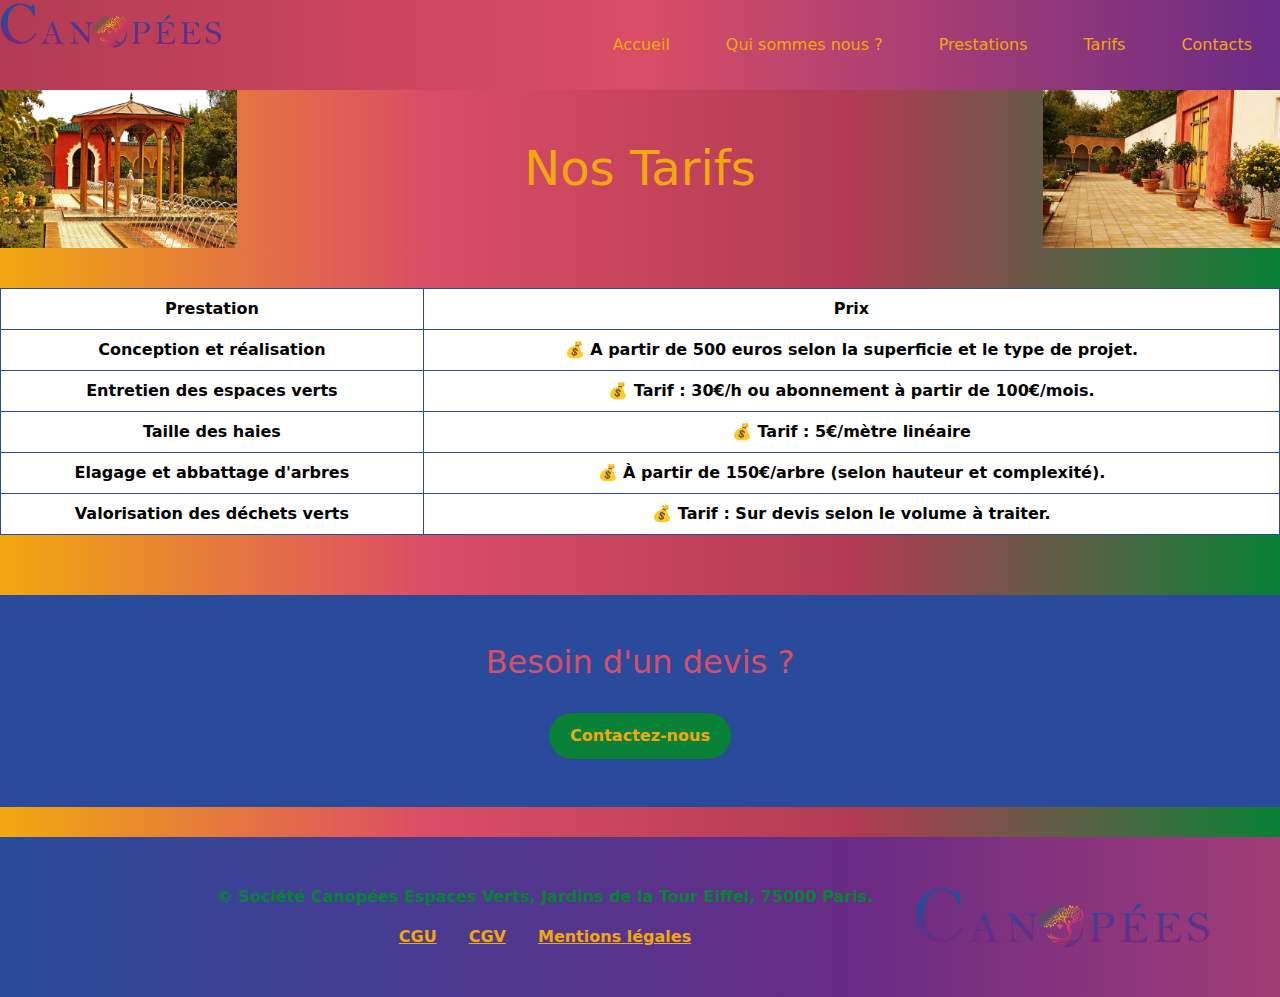
<file: tarifs.html>
<!DOCTYPE html>
<html lang="fr">
<head>
    <meta charset="UTF-8">
    <meta name="viewport" content="width=device-width, initial-scale=1.0">
    <title>Nos Tarifs</title>
    <!-- Lien vers Bootstrap CSS -->
    <link href="https://cdn.jsdelivr.net/npm/bootstrap@5.3.0-alpha1/dist/css/bootstrap.min.css" rel="stylesheet">
    <!-- Lien vers ton fichier CSS personnalisé -->
    <link rel="stylesheet" href="tarifs.css">
    <link rel="stylesheet" href="styles.css">
</head>
<body>
  <header>
    <nav class="navbar navbar-expand-lg fixed-top custom-header">
      <div class="container-fluid px-0">
        <a class="navbar-brand ms-0" href="index.html">
          <img src="assets/logo-canopees.png" alt="Logo Canopées" class="logo-header">
        </a>
        <button class="navbar-toggler" type="button" data-bs-toggle="collapse" data-bs-target="#navbarNav">
          <span class="navbar-toggler-icon"></span>
        </button>
        <div class="collapse navbar-collapse justify-content-end" id="navbarNav">
          <ul class="navbar-nav">
            <li class="nav-item">
              <a class="nav-link custom-nav-link" href="index.html#accueil">Accueil</a>
            </li>
            <li class="nav-item">
              <a class="nav-link custom-nav-link" href="qui-sommes-nous.html">Qui sommes nous ?</a>
            </li>
            <li class="nav-item">
              <a class="nav-link custom-nav-link" href="prestations.html">Prestations</a>
            </li>
            <li class="nav-item">
              <a class="nav-link custom-nav-link" href="tarifs.html">Tarifs</a>
            </li>
            <li class="nav-item">
              <a class="nav-link custom-nav-link" href="contacts.html">Contacts</a>
            </li>
          </ul>
        </div>
      </div>
    </nav>
  </header>

    <!-- Hero Section -->
    <div class="tarifs">
        <section class="hero">
            <img src="ressources/tonnelle asiat.jpg" alt="Image décorative gauche" class="img-deco left">
            <h1>Nos Tarifs</h1>
            <img src="ressources/plantes en pot.jpg" alt="Image décorative droite" class="img-deco right">
        </section>
        
        <!-- Tableau ou autres contenus de la page Tarifs ici -->
    </div>
       
        <div class="tableau-tarifs">
          <table class="table">
            <thead>
              <tr>
                <th scope="col">Prestation</th>
                <th scope="col">Prix</th>
              </tr>
            </thead>
            <tbody>
              <tr>
                <td>Conception et réalisation</td>
                <td>💰 A partir de 500 euros selon la superficie et le type de projet.</td>
              </tr>
              <tr>
                <td>Entretien des espaces verts</td>
                <td>💰 Tarif : 30€/h ou abonnement à partir de 100€/mois.</td>
              </tr>
              <tr>
                <td>Taille des haies</td>
                <td>💰 Tarif : 5€/mètre linéaire</td>
              </tr>
              <tr>
                <td>Elagage et abbattage d'arbres</td>
                <td>💰 À partir de 150€/arbre (selon hauteur et complexité).</td>
              </tr>
              <thead>
                <tr>
                  <th scope="col">Valorisation des déchets verts</th>
                  <th scope="col">💰 Tarif : Sur devis selon le volume à traiter.</th>
                </tr>
          </tbody>
          </table>
        </div>
      </section>
      <!-- Bandeau Mauve -->
<section class="devis-section">
    <div class="container text-center py-5">
      <h2 class="text-white">Besoin d'un devis ?</h2>
      <a href="#contact" class="btn btn-contact mt-4">Contactez-nous</a>
    </div>
  </section>
  <footer class="custom-footer py-5">
    <div class="container">
      <div class="row align-items-center">
        
        <!-- Texte centré -->
        <div class="col-md-10 text-center">
          <p class="mb-3 text-green-charte">
            &copy; Société Canopées Espaces Verts, Jardins de la Tour Eiffel, 75000 Paris.
          </p>
          <ul class="list-unstyled d-flex justify-content-center mb-0 footer-links">
            <li class="mx-3"><a href="#CGU">CGU</a></li>
            <li class="mx-3"><a href="#CGV">CGV</a></li>
            <li class="mx-3"><a href="#MENTIONS LEGALES">Mentions légales</a></li>
          </ul>
        </div>
  
        <!-- Logo à droite -->
        <div class="col-md-2 d-flex justify-content-end p-0">
          <img src="assets/logo-canopees.png" alt="Logo de la société" class="footer-logo">
        </div>
  
      </div>
    </div>
  </footer>
  
  <!-- Scripts de Bootstrap -->
  <script src="https://cdn.jsdelivr.net/npm/bootstrap@5.3.0-alpha1/dist/js/bootstrap.bundle.min.js"></script>
  </body>
  
  </html>
  

    <!-- Scripts Bootstrap -->
    <script src="https://cdn.jsdelivr.net/npm/@popperjs/core@2.11.6/dist/umd/popper.min.js"></script>
    <script src="https://cdn.jsdelivr.net/npm/bootstrap@5.3.0-alpha1/dist/js/bootstrap.min.js"></script>
</body>
</html>
</file>
<file: styles.css>
* Global Styles */
body, html {
  margin: 0;
  padding: 0;
  font-family: Arial, sans-serif;
  min-height: 100vh; /* Assure que la page prend toute la hauteur */
}

/* Dégradé chaud et harmonieux sans bleu ni vert, avec inversion des couleurs */
.custom-header {
  background: linear-gradient(to right, #b23b53, #da4d66, #692b85); /* Inversion des couleurs */
  display: flex;
  justify-content: center; /* Centre horizontalement */
  align-items: center; /* Centre verticalement */
  padding: 15px 0; /* Ajuste les marges selon ton besoin */
  position: relative;
}

/* Recadrage et centrage du logo */
.logo-header {
  height: 45px;
  margin-top: 5px;
  position: relative; /* Changement de absolute à relative */
  top: 50%;
  transform: translateY(-50%); /* Centre le logo verticalement */
}

/* Style des liens du header */
.custom-nav-link {
  color: #f1a80f !important; /* Orange charte */
  font-weight: 500;
  transition: color 0.3s ease;
  margin-left: 20px;
  margin-right: 20px;
}

.custom-nav-link:hover {
  color: #da4d66 !important; /* Rose charte */
  text-decoration: none;
  font-weight: 600; /* Légèrement plus audacieux pour l'effet de survol */
}

/* Pour garantir que la navigation reste alignée */
.custom-nav {
  display: flex;
  justify-content: center;
  position: absolute;
  top: 50%;
  transform: translateY(-50%);
  margin-left: 80px; /* Ajuste selon la largeur de ton logo */
}

/* Applique un fond de couleur fixe inspiré du header avec plus de jaune et un peu de vert */
body {
  background-color: #f1a80f; /* Jaune de la charte */
  background: linear-gradient(to right, #f1a80f, #da4d66, #b23b53, #098136); /* Jaune, rose, rouge et un peu de vert */
  background-attachment: fixed; /* Fond fixe */
  color: #2a4b9b; /* Texte en bleu (bleu de la charte) */
}

/* Style du footer (exclure le fond orange) */
footer {
  background-color: #2a4b9b; /* Couleur du footer */
  color: white;
  padding: 20px 0;
  text-align: center;
  margin-top: 30px; /* Assure que le footer ne soit pas trop proche du reste du contenu */
}

/* Prestations */

.prestations h1 {
  color: #2a4b9b;
  font-size: 2.5rem;
}

/* Grid des Prestations */
.grid-prestations {
  display: grid;
  grid-template-columns: repeat(auto-fit, minmax(250px, 1fr));
  gap: 20px;
  padding: 20px;
  align-items: start; /* Assure que les cartes commencent au même niveau */
}

.prestation {
  padding: 20px;
  border-radius: 10px;
  text-align: center;
  transition: transform 0.3s;
}

.prestation:hover {
  transform: scale(1.05);
}

.prestation img {
  width: 100%;
  height: auto;
  border-radius: 10px;
  max-height: 200px; /* Fixe une hauteur max pour harmoniser */
}

.card-img-top {
  height: 500px; /* ajuste si besoin */
  object-fit: cover;
}

.fake-btn {
  background-color: #f1a80f; /* jaune charte */
  color: white;
  padding: 0.5rem 1rem;
  border-radius: 0.375rem;
  text-align: center;
  font-weight: 500;
  cursor: default;
  box-shadow: 0 2px 6px rgba(0,0,0,0.1);
  transition: transform 0.2s ease;
}

.fake-btn:hover {
  transform: scale(1.02); /* petit effet subtil comme un vrai bouton */
}

.custom-footer {
  background: linear-gradient(to right, #2a4b9b, #692b85, #da4d66, #b23b53);
  background-size: 200% 200%;
  animation: gradientAnimation 10s ease infinite;
}

@keyframes gradientAnimation {
  0% {
    background-position: 0% 0%;
  }
  50% {
    background-position: 100% 100%;
  }
  100% {
    background-position: 0% 0%;
  }
}
.custom-footer a {
  color: #f1a80f; /* Jaune charte */
  text-decoration: underline;
  font-weight: bold;
  transition: color 0.3s ease;
}

.custom-footer a:hover {
  color: #da4d66; /* Rose charte */
  text-decoration: underline;
}
.text-green-charte {
  color: #098136; /* Vert charte */
  font-weight: bold;
}
.footer-logo {
  max-height: 60px; /* ajuste selon ta taille idéale */
  object-fit: contain;
  margin-right: 0; /* supprime toute marge à droite */
}
</file>
<file: about.css>
html, body {
    width: 100%;
    margin: 0;
    padding: 0;
  }
/* Page Qui sommes-nous */
.navbar-nav .nav-link {
    color: #da4d66; /* Rose de la charte */
    margin-right: 15px;
    transition: color 0.3s ease, text-decoration 0.3s ease;
}

/* Effet de survol */
.navbar-nav .nav-link:hover {
    color: #f1a80f; /* Orange de la charte au survol */
    text-decoration: underline;
}

.navbar-nav .nav-link.active {
    font-weight: bold;
    color: #f1a80f;
}

.navbar-nav .nav-link.active:hover {
    color: #f1a80f;
    text-decoration: none;
}

/* Menu hamburger */
.navbar-toggler {
    border: none;
}

.navbar-toggler-icon {
    background-color: #f1a80f;
}

.who-we-are h1 {
    text-align: center;
    color: #f1a80f;
    font-size: 3rem;
    margin: 20px;
    padding: 20px 0;
}

.who-we-are .image-container img {
    width: 70%;
    height: 460px;
    object-fit: cover;
    object-position: center 30%;
    display: block;
    margin: 20px auto;
}

.who-we-are .description {
    color: black;
    text-align: center;
    font-size: 1.5rem;
    margin-top: 15px;
    padding: 0 20px;
}

main, section {
    padding: 20px;
    min-height: 100vh;
    box-sizing: border-box;
}

.our-story h2 {
    color: #f1a80f;
    text-align: center;
    margin-top: -10px;
    font-size: 3rem;
}

.our-story p {
    color: black;
    font-size: 1.5rem;
    line-height: 1.2;
    text-align: center;
    margin-top: 20px;
}

.bio-text {
    color: black;
    font-size: 1.2rem;
    line-height: 1.6;
    padding: 20px;
    background-color: #fff;
    border-radius: 10px;
    box-shadow: 0 4px 8px rgba(0, 0, 0, 0.1);
}

.hero {
   padding: 50px 0;
}

h2 {
    color: #f1a80f;
    font-size: 2rem;
}

p {
    font-size: 1rem;
    color: black;
}

body.about-page {
    min-height: 100vh;
    display: flex;
    flex-direction: column;
}

main {
    flex: 1;
}

/* Media queries pour mobile et tablette */
@media (max-width: 768px) {
    .navbar-nav {
        text-align: center;
    }

    .navbar-nav .nav-link {
        margin-right: 0;
        padding: 10px 0;
    }

    .who-we-are h1 {
        font-size: 2.5rem;
    }

    .who-we-are .image-container img {
        width: 80%;
        height: 300px;
    }

    .bio-text {
        font-size: 1rem;
        padding: 15px;
    }

    .our-story h2 {
        font-size: 1.5rem;
    }

    .our-story p {
        font-size: 1.2rem;
    }

    .container {
        padding-left: 15px;
        padding-right: 15px;
    }
}

@media (max-width: 576px) {
    .who-we-are h1 {
        font-size: 2rem;
    }

    .bio-text {
        font-size: 1rem; /* Ajuste la taille de la police pour les petits écrans */
        padding: 10px; /* Réduit le padding pour que le texte tienne mieux */
    }
}
.custom-footer {
    background: linear-gradient(to right, #2a4b9b, #692b85, #da4d66, #b23b53);
    background-size: 200% 200%;
    animation: gradientAnimation 10s ease infinite;
  }
  
  @keyframes gradientAnimation {
    0% {
      background-position: 0% 0%;
    }
    50% {
      background-position: 100% 100%;
    }
    100% {
      background-position: 0% 0%;
    }
  }
  .custom-footer a {
    color: #f1a80f; /* Jaune charte */
    text-decoration: underline;
    font-weight: bold;
    transition: color 0.3s ease;
  }
  
  .custom-footer a:hover {
    color: #da4d66; /* Rose charte */
    text-decoration: underline;
  }
  .text-green-charte {
    color: #098136; /* Vert charte */
    font-weight: bold;
  }
  .footer-logo {
    max-height: 60px; /* ajuste selon ta taille idéale */
    object-fit: contain;
    margin-right: 0; /* supprime toute marge à droite */
  }
  .custom-footer {
    min-height: 150px; /* ou ce que tu veux */
    width: 100%;
    background: linear-gradient(to right, #2a4b9b, #692b85, #da4d66, #b23b53);
    background-size: 200% 200%;
    animation: gradientAnimation 10s ease infinite;
}
</file>
<file: contact.css>
/* S'assurer que le body et html prennent toute la hauteur */
html, body {
  height: 100%;
  margin: 0;
}

/* Utiliser un flexbox pour que le contenu principal occupe l'espace restant */
body {
  display: flex;
  flex-direction: column;
  min-height: 100vh;
}

/* Contenu principal */
.main-content {
  flex-grow: 1;
}

.custom-footer {
  background: linear-gradient(to right, #2a4b9b, #692b85, #da4d66, #b23b53);
  background-size: 200% 200%;
  animation: gradientAnimation 10s ease infinite;
  width: 100%;
  padding: 20px 0;
  text-align: center;
  margin-top: auto; /* Ajoute cette ligne */
}

/* Animation du gradient du footer */
@keyframes gradientAnimation {
  0% {
      background-position: 0% 0%;
  }
  50% {
      background-position: 100% 100%;
  }
  100% {
      background-position: 0% 0%;
  }
}

/* Liens du footer */
.custom-footer a {
  color: #f1a80f; /* Jaune charte */
  text-decoration: underline;
  font-weight: bold;
  transition: color 0.3s ease;
}

.custom-footer a:hover {
  color: #da4d66; /* Rose charte */
}

/* Mobile adjustments */
@media (max-width: 768px) {
  .custom-footer {
      padding: 15px 10px;
      text-align: center;
  }
}

/* Espacement des sections */
.contact-box {
  background-color: #fff0f5; /* fond très léger rose/mauve */
  border: 2px solid #da4d66; /* rose charte */
  border-radius: 12px;
  max-width: 800px;
  box-shadow: 0 4px 10px rgba(0, 0, 0, 0.1);
  margin-bottom: 40px; /* On s'assure qu'il y a de l'espace avant le footer */
}

.localisation-section {
  padding: 50px 20px;
  background-color: #f9f9f9;
  text-align: center;
}

.fake-map-container {
  max-width: 550px;
  margin: 0 auto;
  border: 2px solid #ccc;
  border-radius: 10px;
  overflow: hidden;
  box-shadow: 0 4px 10px rgba(0,0,0,0.1);
  background: white;
}

.fake-map-header {
  background: linear-gradient(135deg, #da4d66, #692b85); /* Rose ➜ Mauve */
  color: white;
  font-size: 1.3em;
  padding: 15px;
  font-weight: bold;
}

.fake-map-body {
  position: relative;
  width: 100%;
  height: 150px;
}

.map-image {
  width: 100%;
  height: 100%;
  object-fit: cover;
  filter: grayscale(50%);
}

.map-pin {
  position: absolute;
  top: 50%;
  left: 50%;
  font-size: 2em;
  transform: translate(-50%, -100%);
}

.fake-map-footer {
  padding: 10px;
  background-color: #f1a80f; /* Orange charte */
  color: #2a4b9b; /* Bleu charte */
  font-weight: bold;
}

h2 + p {
  font-size: 1.2em; /* Augmente la taille de la police */
  font-weight: bold; /* Met le texte en gras */
}
</file>
<file: tarifs.css>
/* Applique un fond de couleur fixe inspiré du header avec plus de jaune et un peu de vert */
body {
   
    background: linear-gradient(to right, #f1a80f, #da4d66, #b23b53, #098136); /* Jaune, rose, rouge et un peu de vert */
    background-attachment: fixed; /* Fond fixe */
    color: #2a4b9b; /* Texte en bleu (bleu de la charte) */
  }

/* Bandeau de la section Tarifs */
.tarifs .hero {
    background-color: linear-gradient(to right, #f1a80f, #da4d66, #b23b53, #098136);
    text-align: center;
    padding: 50px 0;
    position: relative; /* Nécessaire pour le positionnement absolu des images */
    overflow: hidden; /* Évite que les images débordent */
  }
  
  /* Titre H1 */
  .tarifs h1 {
    color: #f1a80f; 
    font-size: 3rem;
    margin: 0;
    z-index: 1; /* S'assurer que le texte reste au-dessus des images */
  }
  
  /* Images décoratives */
  .img-deco {
    position: absolute;
    top: 0; /* Aligner en haut */
    bottom: 0; /* Prendre toute la hauteur de la section */
    z-index: 0; /* Les images seront derrière le texte */
  }
  
  /* Image décorative de gauche */
  .img-deco.left {
    left: 0; /* Coller au bord gauche */
    width: auto; /* Laisser la largeur s'adapter */
    height: 100%; /* Prendre toute la hauteur de la section */
  }
  
  /* Image décorative de droite */
  .img-deco.right {
    right: 0; /* Coller au bord droit */
    width: auto; /* Largeur s'adapte à l'image */
    height: 100%; /* Prendre toute la hauteur de la section */
  }
  /* Tableau des tarifs */
table {
    width: 50%; /* Réduit la largeur du tableau pour plus d'espace sur les côtés */
    margin: 40px auto; /* Ajoute de la marge au-dessus et le centre horizontalement */
    border-collapse: collapse;
    background-color: #f1a80f; /* Orange charte */
  }
  
  th, td {
    padding: 25px; /* Augmente un peu le padding pour rendre le texte plus lisible */
    text-align: center;
    border: 1px solid #2a4b9b; /* Bordure bleue charte */
    font-weight: bold; /* Texte en gras */
    color: #000; /* Texte en noir */
  }
  
  th {
    background-color: #692b85; /* Mauve charte */
  }
  
  tr:nth-child(even) {
    background-color: #2a4b9b; /* Bleu charte pour les lignes paires */
  }
  
  tr:nth-child(odd) {
    background-color: #f1a80f
  }
  
  td {
    background-color: #692b85; /* Rose charte pour les cellules */
  }
  


  /* Survol des lignes */
  .table tr:hover {
    background-color: #2a4b9b; /* Bleu charte */
    color: #da4d66;
  }
  
  /* Ajout de l'effet sur les cellules au survol */
  .table td:hover {
    background-color: #692b85; /* Mauve pour survol des cellules */
    color: #b23b53
  }
  /* Bandeau mauve */
.devis-section {
    background-color: #2a4b9b; 
    margin-top: 60px; /* Espace au-dessus de la section */
  }
  
  .devis-section h2 {
    color: #da4d66 !important; /* Rose charte */
    font-size: 2rem;
  }
  
  .btn-contact {
    background-color: #098136; /* Vert charte */
    color: #f1a80f; /* Orange charte pour le texte du bouton */
    padding: 10px 20px; /* Ajoute du padding pour un bouton plus large */
    border-radius: 30px; /* Bordure arrondie */
    font-weight: bold; /* Texte en gras */
    text-decoration: none; /* Supprime le soulignement */
    display: inline-block; /* Pour que le bouton se comporte bien */
    transition: background-color 0.3s, transform 0.3s;
  }
  
  .btn-contact:hover {
    background-color: #f1a80f; /* Changement de couleur au survol */
    transform: scale(1.05); /* Effet de zoom au survol */
  }

.custom-footer {
  background: linear-gradient(to right, #2a4b9b, #692b85, #da4d66, #b23b53);
  background-size: 200% 200%;
  animation: gradientAnimation 10s ease infinite;
}

@keyframes gradientAnimation {
  0% {
    background-position: 0% 0%;
  }
  50% {
    background-position: 100% 100%;
  }
  100% {
    background-position: 0% 0%;
  }
}
.custom-footer a {
  color: #f1a80f; /* Jaune charte */
  text-decoration: underline;
  font-weight: bold;
  transition: color 0.3s ease;
}

.custom-footer a:hover {
  color: #da4d66; /* Rose charte */
  text-decoration: underline;
}
.text-green-charte {
  color: #098136; /* Vert charte */
  font-weight: bold;
}
.footer-logo {
  max-height: 60px; /* ajuste selon ta taille idéale */
  object-fit: contain;
  margin-right: 0; /* supprime toute marge à droite */
}
</file>
<file: home.css>
/* === RESET & BASE === */
body {
    margin: 0;
    padding: 0;
  }
  
  h2, h3 {
    text-decoration: underline;
    text-decoration-color: #2a4b9b;
    text-decoration-thickness: 3px;
  }
  
  h3 {
    font-size: 1.5rem;
    color: #f1a80f;
  }
  
  h4 {
    text-decoration: underline;
    text-decoration-color: #f1a80f;
    text-decoration-thickness: 2px;
    padding-bottom: 5px;
    color: #2a4b9b;
    font-weight: bold;
    position: relative;
  }
  
  h4::after {
    content: '';
    position: absolute;
    bottom: 0;
    left: 0;
    width: 100%;
    height: 2px;
    background-color: #f1a80f;
  }
  
  h4 + p {
    font-size: 1rem;
    color: #3d3d3d;
    margin-top: 8px;
  }
  
  /* === NAVBAR === */
  .navbar-nav .nav-link {
    color: #da4d66;
    margin-right: 15px;
    transition: color 0.3s ease, text-decoration 0.3s ease;
  }
  
  .navbar-nav .nav-link:hover {
    color: #f1a80f;
    text-decoration: underline;
  }
  
  .navbar-nav .nav-link.active {
    font-weight: bold;
    color: #f1a80f;
  }
  
  .navbar-nav .nav-link.active:hover {
    text-decoration: none;
  }
  
  .navbar-nav .nav-link[href='#']:first-child {
    color: #f1a80f;
    font-weight: bold;
  }
  
  .navbar-toggler {
    border: none;
  }
  
  .navbar-toggler-icon {
    background-color: #f1a80f;
  }
  /* Ajoute un effet visuel pour les liens actifs */
.nav-link.active {
    color: #da4d66; /* Couleur rose de la charte */
    font-weight: bold; /* Met en gras le texte actif */
    text-decoration: underline; /* Optionnel : ajoute un soulignement */
    transition: color 0.3s, font-weight 0.3s;
  }
  
  /* Ajoute un léger zoom ou un filtre foncé au survol des éléments de navigation */
  .nav-link:hover {
    transform: scale(1.05); /* Effet de zoom */
    color: #2a4b9b; /* Couleur bleue de la charte */
  }
  
  /* === CAROUSEL === */
  .carousel-item img,
  .carousel-inner img {
    height: 500px;
    object-fit: cover;
  }
  
  .carousel-control-prev,
  .carousel-control-next {
    font-size: 2rem;
    background-color: rgba(0, 0, 0, 0.5);
    border-radius: 50%;
    width: 60px;
    height: 60px;
    position: absolute;
    top: 50%;
    transform: translateY(-50%);
    display: flex;
    justify-content: center;
    align-items: center;
    z-index: 1;
  }
  
  .carousel-control-prev-icon,
  .carousel-control-next-icon {
    background-color: #2a4b9b;
  }
  
  .carousel-control-prev {
    left: 10px;
  }
  
  .carousel-control-next {
    right: 10px;
  }
  
  .carousel-control-prev:hover,
  .carousel-control-next:hover {
    background-color: #e88a10;
  }
  
  @media (max-width: 768px) {
    .carousel-control-prev,
    .carousel-control-next {
      font-size: 2.5rem;
      width: 60px;
      height: 60px;
    }
  }
  
  /* === SLIDER === */
  .slider {
    margin-top: 20px;
  }
  
  /* === ABOUT === */
  .about-content {
    background: linear-gradient(to right, #f1a80f, #da4d66, #b23b53, #098136);
    padding: 20px;
    border-radius: 8px;
    text-align: center;
  }
  
  .about-content h2 {
    color: #f1a80f;
    font-size: 2rem;
  }
  
  .about-content p {
    color: black;
    font-size: 1.1rem;
    margin-top: 10px;
  }
  
  /* === PAGE BACKGROUND === */
  .page-content {
    background-color: #2a4b9b;
    padding: 20px;
  }
  
  /* === PUBLIC CIBLE === */
  .public-cible {
    background-color: #f1a80f;
    padding: 25px 0;
    border-radius: 10px;
    text-align: center;
  }
  
  .public-cible h3 {
    color: #692b85;
    font-size: 2.5rem;
    margin-bottom: 30px;
  }
  
  .public-cible .row {
    display: flex;
    justify-content: space-around;
    flex-wrap: wrap;
  }
  
  .public-cible .col-md-4 {
    text-align: center;
    margin-bottom: 10px;
  }
  
  .public-cible h4 {
    color: #692b85;
    font-size: 1.5rem;
    margin-bottom: 10px;
  }
  
  .public-cible img {
    width: 80%;
    max-width: 350px;
    height: 250px;
    object-fit: cover;
    border-radius: 8px;
    margin-bottom: 15px;
  }
  
  .public-cible p {
    color: black;
    font-size: 1rem;
  }
  
  /* === RÉALISATIONS === */
  .realizations {
    background-color: #f1a80f;
    padding: 70px 0;
    text-align: center;
  }
  
  .realizations h3 {
    color: #692b85;
    font-size: 2rem;
    margin-bottom: 30px;
  }
  
  #carouselRealizations {
    max-width: 90%;
    margin: 0 auto;
  }
  
  /* === FOOTER === */
  .custom-footer {
    background: linear-gradient(to right, #2a4b9b, #692b85, #da4d66, #b23b53);
    background-size: 200% 200%;
    animation: gradientAnimation 10s ease infinite;
  }
  
  @keyframes gradientAnimation {
    0% {
      background-position: 0% 0%;
    }
    50% {
      background-position: 100% 100%;
    }
    100% {
      background-position: 0% 0%;
    }
  }
  .custom-footer a {
    color: #f1a80f; /* Jaune charte */
    text-decoration: underline;
    font-weight: bold;
    transition: color 0.3s ease;
  }
  
  .custom-footer a:hover {
    color: #da4d66; /* Rose charte */
    text-decoration: underline;
  }
  .text-green-charte {
    color: #098136; /* Vert charte */
    font-weight: bold;
  }
  .footer-logo {
    max-height: 60px; /* ajuste selon ta taille idéale */
    object-fit: contain;
    margin-right: 0; /* supprime toute marge à droite */
  }
  
  
  
  /* === CLASSE TEXTE VERT SPÉCIALE === */
  .text-green-charte {
    color: #098136;
    font-weight: bold;
  }
  
  /* === RESPONSIVE GLOBAL === */
  @media (max-width: 768px) {
    h3 {
      font-size: 1.4rem;
    }
  
    h4 {
      font-size: 1.2rem;
    }
  
    .about-content,
    .public-cible,
    .realizations {
      padding: 20px 10px;
    }
  }
</file>
